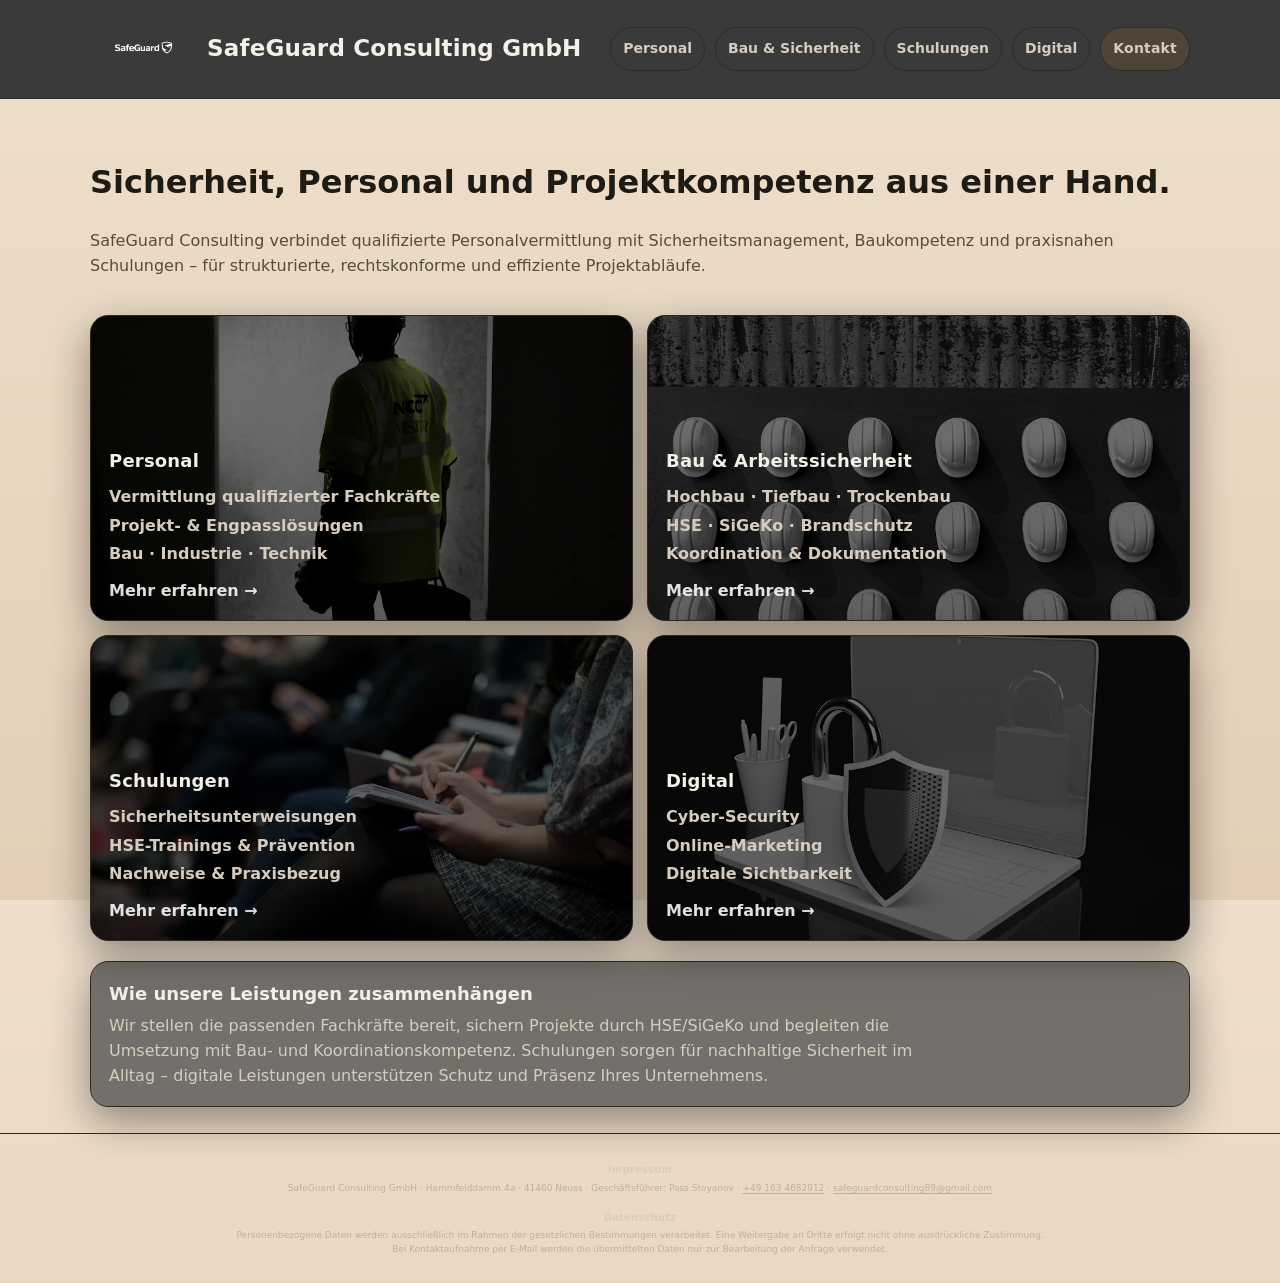
<file: index.html>
<!doctype html>
<html lang="de">
<head>
  <meta charset="utf-8" />
  <meta name="viewport" content="width=device-width, initial-scale=1" />
  <title>SafeGuard Consulting – Neuss</title>
  <link rel="stylesheet" href="styles.css" />
  <meta name="theme-color" content="#1C1F24" />
</head>

<body>
  <header class="header">
    <div class="container header__inner">
      <a class="brand" href="index.html" aria-label="Zur Startseite">
        <img src="logo.png" alt="SafeGuard Logo">
        <div class="brand__name">SafeGuard Consulting GmbH</div>
      </a>

      <nav class="nav" aria-label="Navigation">
        <a href="personal.html">Personal</a>
        <a href="bau-sicherheit.html">Bau & Sicherheit</a>
        <a href="schulungen.html">Schulungen</a>
        <a href="digital.html">Digital</a>
        <a class="btn btn--accent" href="mailto:safeguardconsulting89@gmail.com">Kontakt</a>
      </nav>
    </div>
  </header>

  <main class="page">
    <div class="container">
      <div class="page__top">
        <div>
          <h1 class="h1">Sicherheit, Personal und Projektkompetenz aus einer Hand.</h1>
          <p class="lead">
            SafeGuard Consulting verbindet qualifizierte Personalvermittlung mit Sicherheitsmanagement, Baukompetenz und praxisnahen Schulungen – für strukturierte, rechtskonforme und effiziente Projektabläufe.
          </p>
        </div>
      </div>

      <section class="grid" aria-label="Leistungsbereiche">
        <a class="tile" href="personal.html" aria-label="Zur Seite Personal">
          <img class="tile__img" src="personal.png" alt="">
          <div class="tile__overlay"></div>
          <div class="tile__content">
            <h2 class="tile__title">Personal</h2>
            <ul class="tile__list">
              <li>Vermittlung qualifizierter Fachkräfte</li>
              <li>Projekt- & Engpasslösungen</li>
              <li>Bau · Industrie · Technik</li>
            </ul>
            <div class="tile__cta">Mehr erfahren →</div>
          </div>
        </a>

        <a class="tile" href="bau-sicherheit.html" aria-label="Zur Seite Bau und Sicherheit">
          <img class="tile__img" src="safety.png" alt="">
          <div class="tile__overlay"></div>
          <div class="tile__content">
            <h2 class="tile__title">Bau & Arbeitssicherheit</h2>
            <ul class="tile__list">
              <li>Hochbau · Tiefbau · Trockenbau</li>
              <li>HSE · SiGeKo · Brandschutz</li>
              <li>Koordination & Dokumentation</li>
            </ul>
            <div class="tile__cta">Mehr erfahren →</div>
          </div>
        </a>

        <a class="tile" href="schulungen.html" aria-label="Zur Seite Schulungen">
          <img class="tile__img" src="school.png" alt="">
          <div class="tile__overlay"></div>
          <div class="tile__content">
            <h2 class="tile__title">Schulungen</h2>
            <ul class="tile__list">
              <li>Sicherheitsunterweisungen</li>
              <li>HSE-Trainings & Prävention</li>
              <li>Nachweise & Praxisbezug</li>
            </ul>
            <div class="tile__cta">Mehr erfahren →</div>
          </div>
        </a>

        <a class="tile" href="digital.html" aria-label="Zur Seite Digital">
          <img class="tile__img" src="cyber.png" alt="">
          <div class="tile__overlay"></div>
          <div class="tile__content">
            <h2 class="tile__title">Digital</h2>
            <ul class="tile__list">
              <li>Cyber-Security</li>
              <li>Online-Marketing</li>
              <li>Digitale Sichtbarkeit</li>
            </ul>
            <div class="tile__cta">Mehr erfahren →</div>
          </div>
        </a>
      </section>

      <section class="callout" aria-label="Wie wir arbeiten">
        <h3 class="callout__title">Wie unsere Leistungen zusammenhängen</h3>
        <p class="callout__text">
          Wir stellen die passenden Fachkräfte bereit, sichern Projekte durch HSE/SiGeKo und begleiten die Umsetzung mit Bau- und Koordinationskompetenz.
          Schulungen sorgen für nachhaltige Sicherheit im Alltag – digitale Leistungen unterstützen Schutz und Präsenz Ihres Unternehmens.
        </p>
      </section>
    </div>
  </main>

  <footer class="footer">
  <div class="container footer-legal">
    <div class="title">Impressum</div>
    SafeGuard Consulting GmbH · Hammfelddamm 4a · 41460 Neuss ·
    Geschäftsführer: Pass Stoyanov ·
    <a href="tel:+491634682912">+49 163 4682912</a> ·
    <a href="mailto:safeguardconsulting89@gmail.com">safeguardconsulting89@gmail.com</a>

    <div class="title" style="margin-top:14px;">Datenschutz</div>
    Personenbezogene Daten werden ausschließlich im Rahmen der gesetzlichen Bestimmungen verarbeitet.
    Eine Weitergabe an Dritte erfolgt nicht ohne ausdrückliche Zustimmung.
    Bei Kontaktaufnahme per E-Mail werden die übermittelten Daten nur zur Bearbeitung der Anfrage verwendet.
  </div>
</footer>


</body>
</html>
</file>
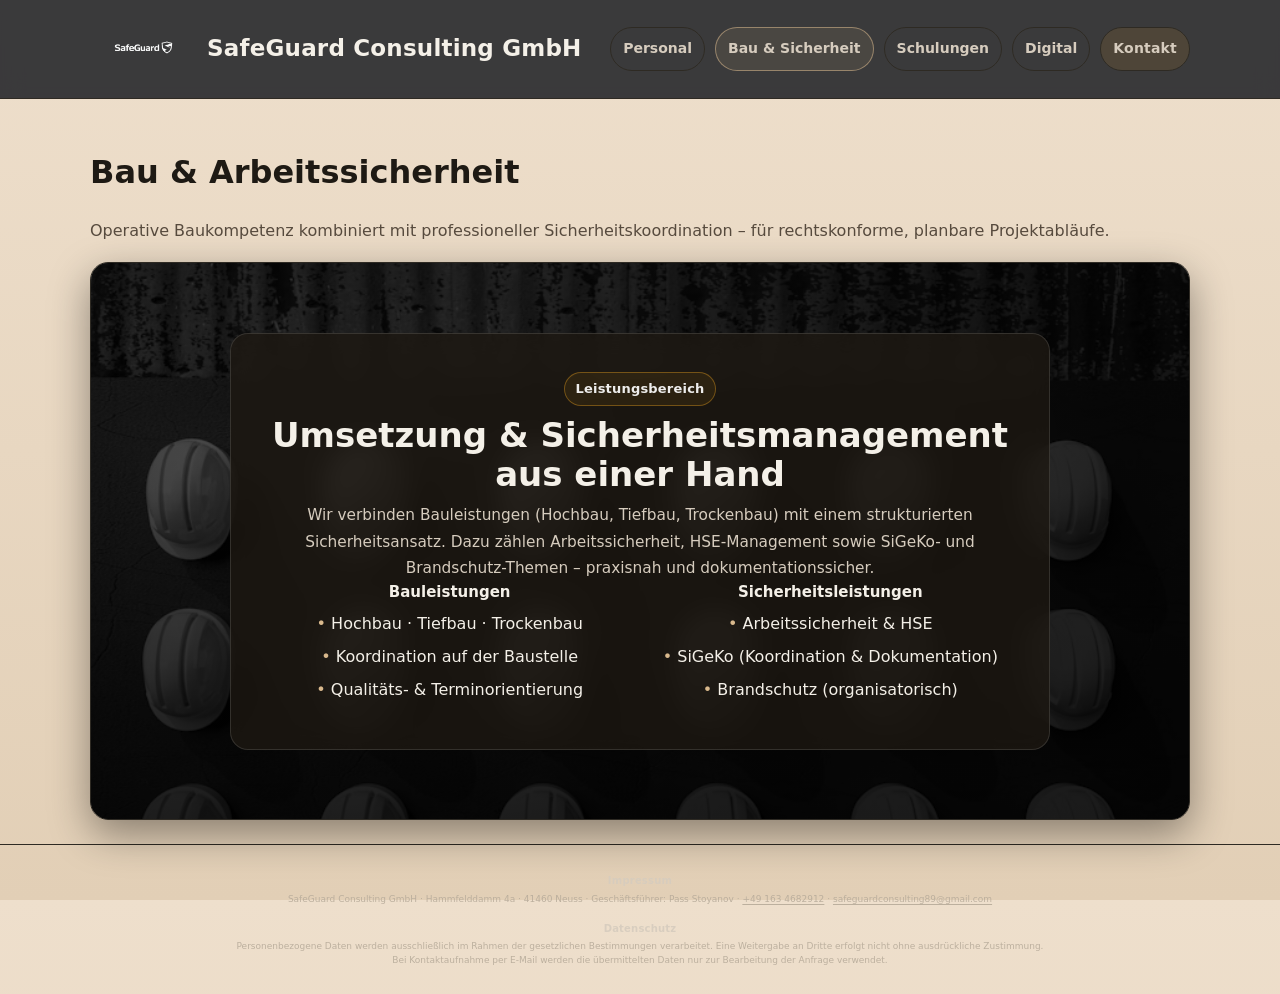
<file: bau-sicherheit.html>
<!doctype html>
<html lang="de">
<head>
  <meta charset="utf-8" />
  <meta name="viewport" content="width=device-width, initial-scale=1" />
  <title>Bau & Sicherheit – SafeGuard Consulting</title>
  <link rel="stylesheet" href="styles.css" />
  <meta name="theme-color" content="#1C1F24" />
</head>

<body>
  <header class="header">
    <div class="container header__inner">
      <a class="brand" href="index.html" aria-label="Zur Startseite">
        <img src="logo.png" alt="SafeGuard Logo">
        <div class="brand__name">SafeGuard Consulting GmbH</div>
      </a>

      <nav class="nav" aria-label="Navigation">
        <a href="personal.html">Personal</a>
        <a class="is-active" href="bau-sicherheit.html">Bau & Sicherheit</a>
        <a href="schulungen.html">Schulungen</a>
        <a href="digital.html">Digital</a>
        <a class="btn btn--accent" href="mailto:safeguardconsulting89@gmail.com">Kontakt</a>
      </nav>
    </div>
  </header>

  <main class="page">
    <div class="container">
      <h1 class="h1">Bau & Arbeitssicherheit</h1>
      <p class="lead">
        Operative Baukompetenz kombiniert mit professioneller Sicherheitskoordination – für rechtskonforme, planbare Projektabläufe.
      </p>

      <section class="hero" aria-label="Bau und Sicherheit Hero">
        <img class="hero__bg" src="safety.png" alt="">
        <div class="hero__shade"></div>

        <div class="hero__box">
          <div class="hero__kicker">Leistungsbereich</div>
          <h2 class="hero__h2">Umsetzung & Sicherheitsmanagement aus einer Hand</h2>
          <p class="hero__p">
            Wir verbinden Bauleistungen (Hochbau, Tiefbau, Trockenbau) mit einem strukturierten Sicherheitsansatz.
            Dazu zählen Arbeitssicherheit, HSE-Management sowie SiGeKo- und Brandschutz-Themen – praxisnah und dokumentationssicher.
          </p>

          <div class="hero__cols">
            <div class="hero__card">
              <h3>Bauleistungen</h3>
              <ul>
                <li>Hochbau · Tiefbau · Trockenbau</li>
                <li>Koordination auf der Baustelle</li>
                <li>Qualitäts- & Terminorientierung</li>
              </ul>
            </div>

            <div class="hero__card">
              <h3>Sicherheitsleistungen</h3>
              <ul>
                <li>Arbeitssicherheit & HSE</li>
                <li>SiGeKo (Koordination & Dokumentation)</li>
                <li>Brandschutz (organisatorisch)</li>
              </ul>
            </div>
          </div>
        </div>
      </section>
    </div>
  </main>

  <footer class="footer">
  <div class="container footer-legal">

    <div class="title">Impressum</div>
    SafeGuard Consulting GmbH · Hammfelddamm 4a · 41460 Neuss ·
    Geschäftsführer: Pass Stoyanov ·
    <a href="tel:+491634682912">+49 163 4682912</a> ·
    <a href="mailto:safeguardconsulting89@gmail.com">
      safeguardconsulting89@gmail.com
    </a>

    <div class="title" style="margin-top:14px;">Datenschutz</div>
    Personenbezogene Daten werden ausschließlich im Rahmen der gesetzlichen
    Bestimmungen verarbeitet. Eine Weitergabe an Dritte erfolgt nicht ohne
    ausdrückliche Zustimmung. Bei Kontaktaufnahme per E-Mail werden die
    übermittelten Daten nur zur Bearbeitung der Anfrage verwendet.

  </div>
</footer>
</body>
</html>
</file>
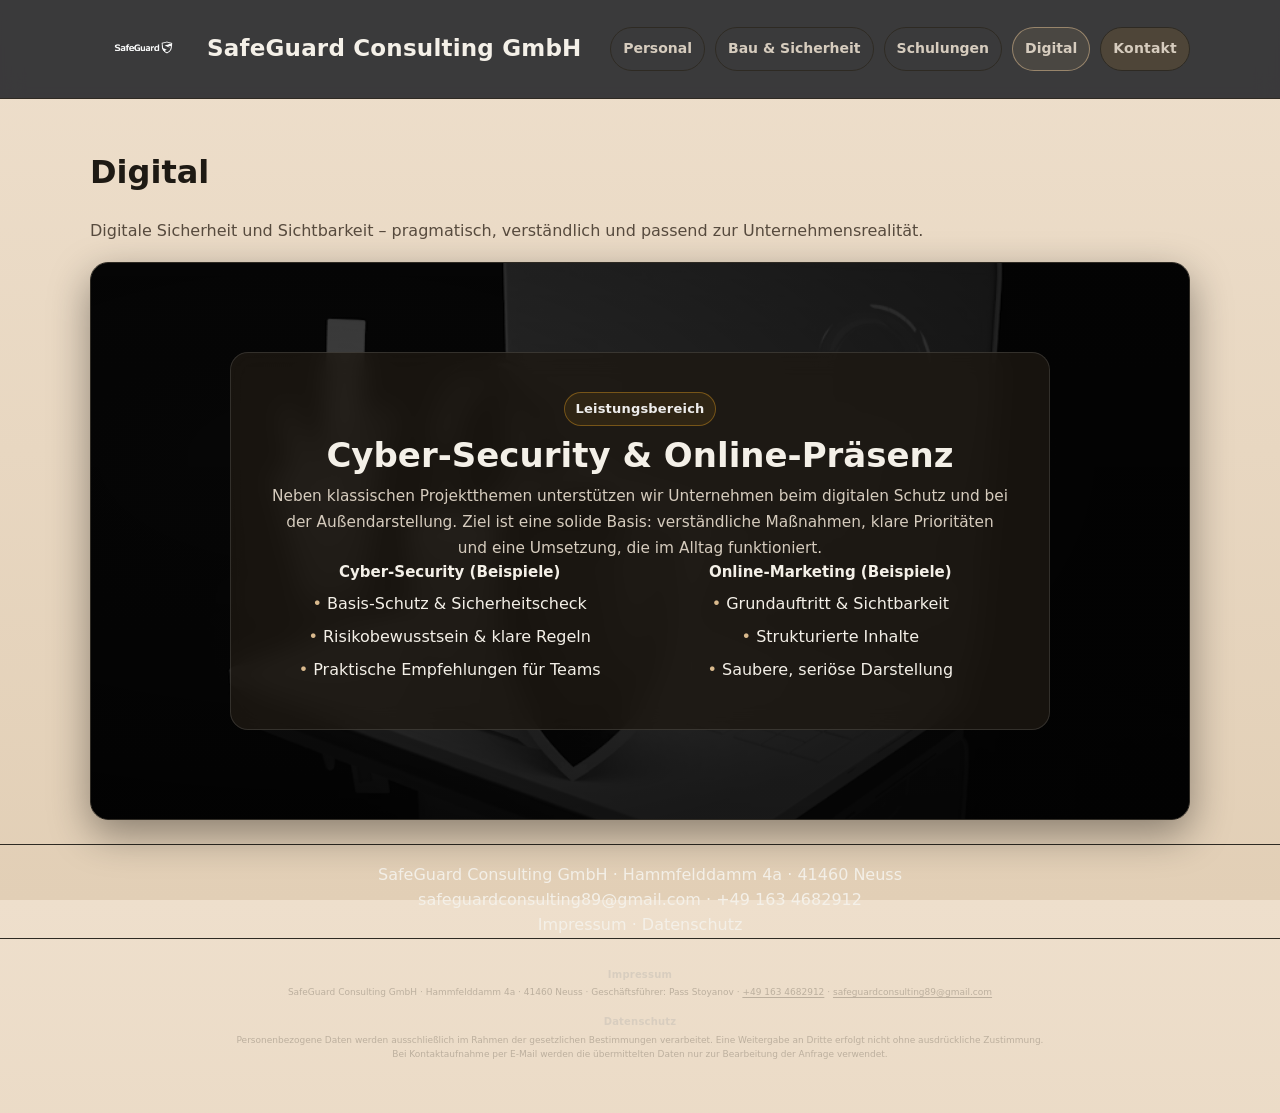
<file: digital.html>
<!doctype html>
<html lang="de">
<head>
  <meta charset="utf-8" />
  <meta name="viewport" content="width=device-width, initial-scale=1" />
  <title>Digital – SafeGuard Consulting</title>
  <link rel="stylesheet" href="styles.css" />
  <meta name="theme-color" content="#1C1F24" />
</head>

<body>
  <header class="header">
    <div class="container header__inner">
      <a class="brand" href="index.html" aria-label="Zur Startseite">
        <img src="logo.png" alt="SafeGuard Logo">
        <div class="brand__name">SafeGuard Consulting GmbH</div>
      </a>

      <nav class="nav" aria-label="Navigation">
        <a href="personal.html">Personal</a>
        <a href="bau-sicherheit.html">Bau & Sicherheit</a>
        <a href="schulungen.html">Schulungen</a>
        <a class="is-active" href="digital.html">Digital</a>
        <a class="btn btn--accent" href="mailto:safeguardconsulting89@gmail.com">Kontakt</a>
      </nav>
    </div>
  </header>

  <main class="page">
    <div class="container">
      <h1 class="h1">Digital</h1>
      <p class="lead">
        Digitale Sicherheit und Sichtbarkeit – pragmatisch, verständlich und passend zur Unternehmensrealität.
      </p>

      <section class="hero" aria-label="Digital Hero">
        <img class="hero__bg" src="cyber.png" alt="">
        <div class="hero__shade"></div>

        <div class="hero__box">
          <div class="hero__kicker">Leistungsbereich</div>
          <h2 class="hero__h2">Cyber-Security & Online-Präsenz</h2>
          <p class="hero__p">
            Neben klassischen Projektthemen unterstützen wir Unternehmen beim digitalen Schutz und bei der Außendarstellung.
            Ziel ist eine solide Basis: verständliche Maßnahmen, klare Prioritäten und eine Umsetzung, die im Alltag funktioniert.
          </p>

          <div class="hero__cols">
            <div class="hero__card">
              <h3>Cyber-Security (Beispiele)</h3>
              <ul>
                <li>Basis-Schutz & Sicherheitscheck</li>
                <li>Risikobewusstsein & klare Regeln</li>
                <li>Praktische Empfehlungen für Teams</li>
              </ul>
            </div>

            <div class="hero__card">
              <h3>Online-Marketing (Beispiele)</h3>
              <ul>
                <li>Grundauftritt & Sichtbarkeit</li>
                <li>Strukturierte Inhalte</li>
                <li>Saubere, seriöse Darstellung</li>
              </ul>
            </div>
          </div>
        </div>
      </section>
    </div>
  </main>

  <footer class="footer">
    <div class="container">
      <div>SafeGuard Consulting GmbH · Hammfelddamm 4a · 41460 Neuss</div>
      <div>
        <a href="mailto:safeguardconsulting89@gmail.com">safeguardconsulting89@gmail.com</a>
        · <span>+49 163 4682912</span>
      </div>
      <div class="footer__small">
        <a href="#impressum">Impressum</a> · <a href="#datenschutz">Datenschutz</a>
      </div>
    </div>
  <footer class="footer">
  <div class="container footer-legal">

    <div class="title">Impressum</div>
    SafeGuard Consulting GmbH · Hammfelddamm 4a · 41460 Neuss ·
    Geschäftsführer: Pass Stoyanov ·
    <a href="tel:+491634682912">+49 163 4682912</a> ·
    <a href="mailto:safeguardconsulting89@gmail.com">
      safeguardconsulting89@gmail.com
    </a>

    <div class="title" style="margin-top:14px;">Datenschutz</div>
    Personenbezogene Daten werden ausschließlich im Rahmen der gesetzlichen
    Bestimmungen verarbeitet. Eine Weitergabe an Dritte erfolgt nicht ohne
    ausdrückliche Zustimmung. Bei Kontaktaufnahme per E-Mail werden die
    übermittelten Daten nur zur Bearbeitung der Anfrage verwendet.

  </div>
</footer>
</body>
</html>
</file>
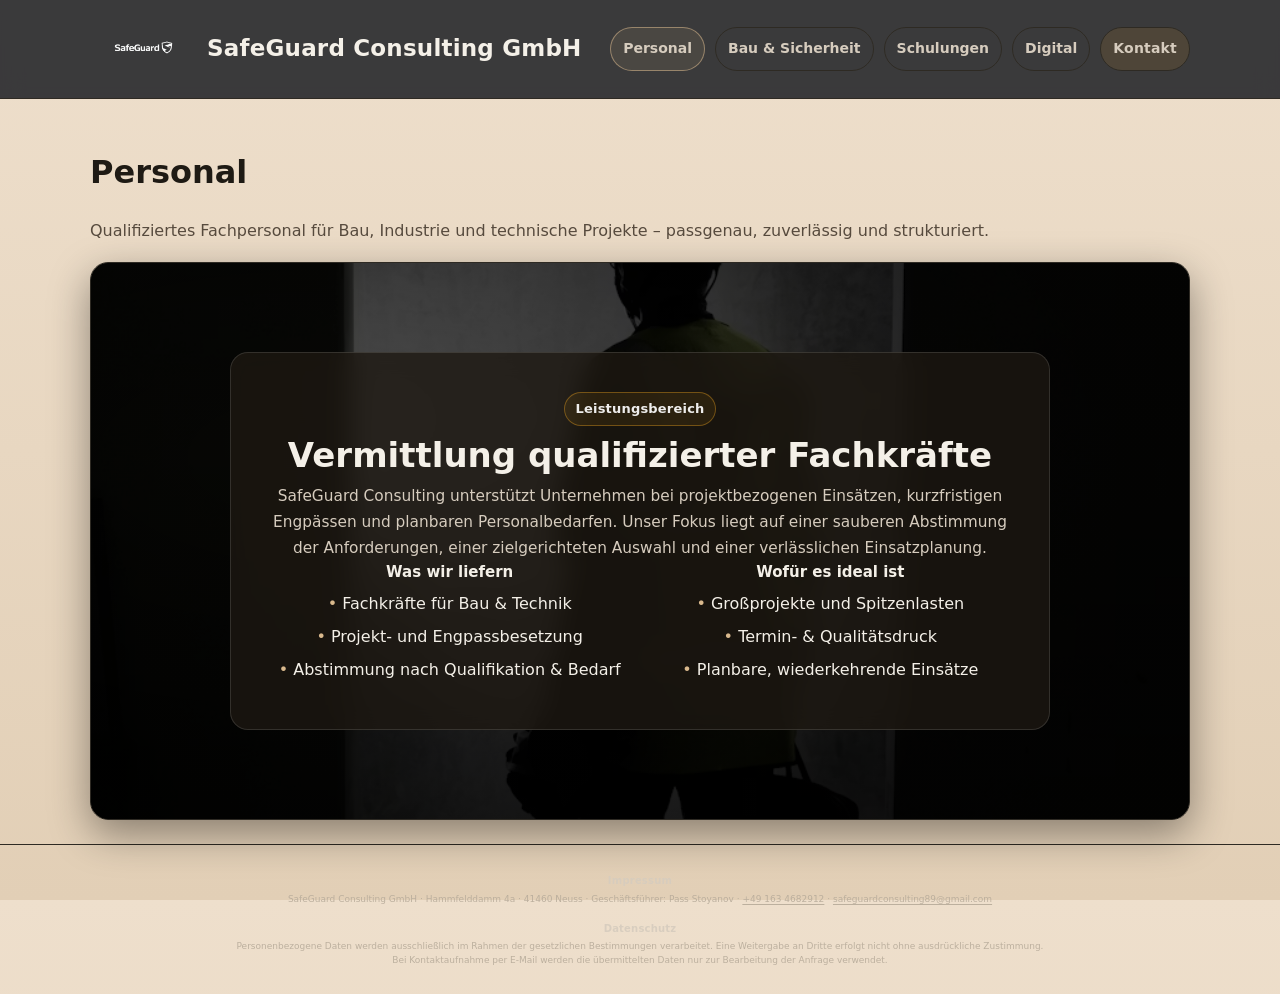
<file: personal.html>
<!doctype html>
<html lang="de">
<head>
  <meta charset="utf-8" />
  <meta name="viewport" content="width=device-width, initial-scale=1" />
  <title>Personal – SafeGuard Consulting</title>
  <link rel="stylesheet" href="styles.css" />
  <meta name="theme-color" content="#1C1F24" />
</head>

<body>
  <header class="header">
    <div class="container header__inner">
      <a class="brand" href="index.html" aria-label="Zur Startseite">
        <img src="logo.png" alt="SafeGuard Logo">
        <div class="brand__name">SafeGuard Consulting GmbH</div>
      </a>

      <nav class="nav" aria-label="Navigation">
        <a class="is-active" href="personal.html">Personal</a>
        <a href="bau-sicherheit.html">Bau & Sicherheit</a>
        <a href="schulungen.html">Schulungen</a>
        <a href="digital.html">Digital</a>
        <a class="btn btn--accent" href="mailto:safeguardconsulting89@gmail.com">Kontakt</a>
      </nav>
    </div>
  </header>

  <main class="page">
    <div class="container">
      <h1 class="h1">Personal</h1>
      <p class="lead">
        Qualifiziertes Fachpersonal für Bau, Industrie und technische Projekte – passgenau, zuverlässig und strukturiert.
      </p>

      <section class="hero" aria-label="Personal Hero">
        <img class="hero__bg" src="personal.png" alt="">
        <div class="hero__shade"></div>

        <div class="hero__box">
          <div class="hero__kicker">Leistungsbereich</div>
          <h2 class="hero__h2">Vermittlung qualifizierter Fachkräfte</h2>
          <p class="hero__p">
            SafeGuard Consulting unterstützt Unternehmen bei projektbezogenen Einsätzen, kurzfristigen Engpässen
            und planbaren Personalbedarfen. Unser Fokus liegt auf einer sauberen Abstimmung der Anforderungen,
            einer zielgerichteten Auswahl und einer verlässlichen Einsatzplanung.
          </p>

          <div class="hero__cols">
            <div class="hero__card">
              <h3>Was wir liefern</h3>
              <ul>
                <li>Fachkräfte für Bau & Technik</li>
                <li>Projekt- und Engpassbesetzung</li>
                <li>Abstimmung nach Qualifikation & Bedarf</li>
              </ul>
            </div>

            <div class="hero__card">
              <h3>Wofür es ideal ist</h3>
              <ul>
                <li>Großprojekte und Spitzenlasten</li>
                <li>Termin- & Qualitätsdruck</li>
                <li>Planbare, wiederkehrende Einsätze</li>
              </ul>
            </div>
          </div>
        </div>
      </section>
    </div>
  </main>

 <footer class="footer">
  <div class="container footer-legal">

    <div class="title">Impressum</div>
    SafeGuard Consulting GmbH · Hammfelddamm 4a · 41460 Neuss ·
    Geschäftsführer: Pass Stoyanov ·
    <a href="tel:+491634682912">+49 163 4682912</a> ·
    <a href="mailto:safeguardconsulting89@gmail.com">
      safeguardconsulting89@gmail.com
    </a>

    <div class="title" style="margin-top:14px;">Datenschutz</div>
    Personenbezogene Daten werden ausschließlich im Rahmen der gesetzlichen
    Bestimmungen verarbeitet. Eine Weitergabe an Dritte erfolgt nicht ohne
    ausdrückliche Zustimmung. Bei Kontaktaufnahme per E-Mail werden die
    übermittelten Daten nur zur Bearbeitung der Anfrage verwendet.

  </div>
</footer>
</body>
</html>
</file>
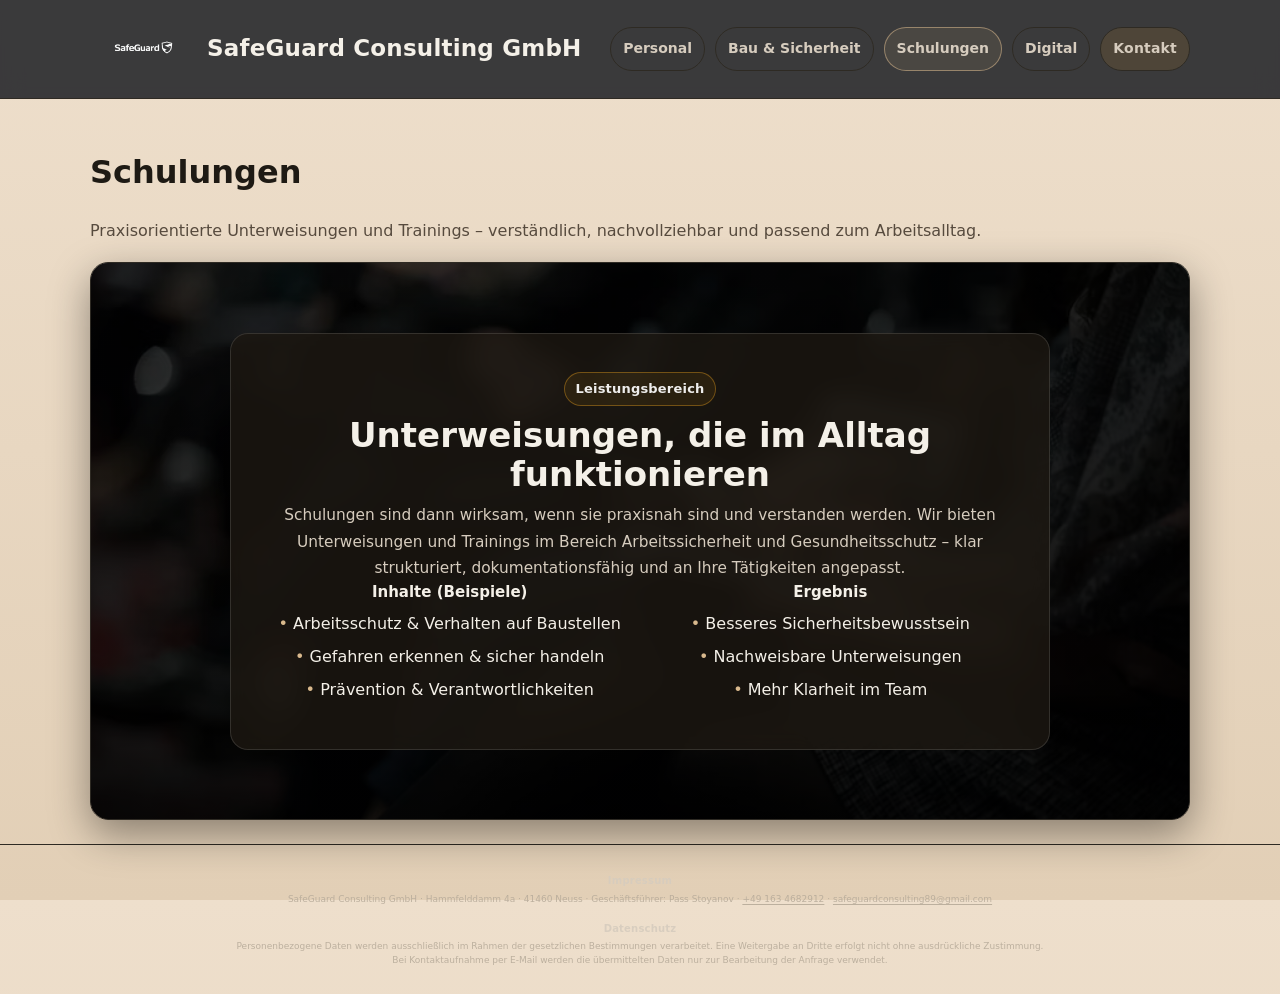
<file: schulungen.html>
<!doctype html>
<html lang="de">
<head>
  <meta charset="utf-8" />
  <meta name="viewport" content="width=device-width, initial-scale=1" />
  <title>Schulungen – SafeGuard Consulting</title>
  <link rel="stylesheet" href="styles.css" />
  <meta name="theme-color" content="#1C1F24" />
</head>

<body>
  <header class="header">
    <div class="container header__inner">
      <a class="brand" href="index.html" aria-label="Zur Startseite">
        <img src="logo.png" alt="SafeGuard Logo">
        <div class="brand__name">SafeGuard Consulting GmbH</div>
      </a>

      <nav class="nav" aria-label="Navigation">
        <a href="personal.html">Personal</a>
        <a href="bau-sicherheit.html">Bau & Sicherheit</a>
        <a class="is-active" href="schulungen.html">Schulungen</a>
        <a href="digital.html">Digital</a>
        <a class="btn btn--accent" href="mailto:safeguardconsulting89@gmail.com">Kontakt</a>
      </nav>
    </div>
  </header>

  <main class="page">
    <div class="container">
      <h1 class="h1">Schulungen</h1>
      <p class="lead">
        Praxisorientierte Unterweisungen und Trainings – verständlich, nachvollziehbar und passend zum Arbeitsalltag.
      </p>

      <section class="hero" aria-label="Schulungen Hero">
        <img class="hero__bg" src="school.png" alt="">
        <div class="hero__shade"></div>

        <div class="hero__box">
          <div class="hero__kicker">Leistungsbereich</div>
          <h2 class="hero__h2">Unterweisungen, die im Alltag funktionieren</h2>
          <p class="hero__p">
            Schulungen sind dann wirksam, wenn sie praxisnah sind und verstanden werden.
            Wir bieten Unterweisungen und Trainings im Bereich Arbeitssicherheit und Gesundheitsschutz –
            klar strukturiert, dokumentationsfähig und an Ihre Tätigkeiten angepasst.
          </p>

          <div class="hero__cols">
            <div class="hero__card">
              <h3>Inhalte (Beispiele)</h3>
              <ul>
                <li>Arbeitsschutz & Verhalten auf Baustellen</li>
                <li>Gefahren erkennen & sicher handeln</li>
                <li>Prävention & Verantwortlichkeiten</li>
              </ul>
            </div>

            <div class="hero__card">
              <h3>Ergebnis</h3>
              <ul>
                <li>Besseres Sicherheitsbewusstsein</li>
                <li>Nachweisbare Unterweisungen</li>
                <li>Mehr Klarheit im Team</li>
              </ul>
            </div>
          </div>
        </div>
      </section>
    </div>
  </main>
<footer class="footer">
  <div class="container footer-legal">

    <div class="title">Impressum</div>
    SafeGuard Consulting GmbH · Hammfelddamm 4a · 41460 Neuss ·
    Geschäftsführer: Pass Stoyanov ·
    <a href="tel:+491634682912">+49 163 4682912</a> ·
    <a href="mailto:safeguardconsulting89@gmail.com">
      safeguardconsulting89@gmail.com
    </a>

    <div class="title" style="margin-top:14px;">Datenschutz</div>
    Personenbezogene Daten werden ausschließlich im Rahmen der gesetzlichen
    Bestimmungen verarbeitet. Eine Weitergabe an Dritte erfolgt nicht ohne
    ausdrückliche Zustimmung. Bei Kontaktaufnahme per E-Mail werden die
    übermittelten Daten nur zur Bearbeitung der Anfrage verwendet.

  </div>
</footer>

</body>
</html>
</file>
<file: styles.css>
:root{
  /* Holz / Sand Theme */
  --bg:#171512;          /* warmes fast-schwarz */
  --panel:#211E19;       /* dunkles Holzbraun */
  --panel2:#1B1814;      /* noch dunkler */
  --line:#2E2A23;        /* warme Linie */
  --text:#F4F0E8;        /* warmes Off-White */
  --muted:#D6CCBE;       /* sandig */
  --muted2:#B7AB9A;      /* dunkler sand */
  --accent:#D9B98D;      /* Sand/Beige Akzent */
  --radius:18px;
  --shadow: 0 14px 40px rgba(0,0,0,.40);
}

*{box-sizing:border-box}
html,body{height:100%}
body{
  margin:0;
  font-family: Inter, system-ui, -apple-system, Segoe UI, Roboto, Arial, sans-serif;
  background: linear-gradient(180deg, #EEDFCC 0%, #E2CFB6 100%);
  color: var(--text);
  line-height:1.55;
  overflow-x: hidden; /* verhindert ungewolltes horizontales Scrollen */
}

a{color:inherit;text-decoration:none}
img{max-width:100%;display:block}

.container{width:min(1100px,92vw);margin:0 auto}

/* Header */
.header{
  position:sticky; top:0; z-index:50;
  background: rgba(28,31,36,.86);
  backdrop-filter: blur(10px);
  border-bottom: 1px solid var(--line);
}

.header__inner{
  display:flex;
  align-items:center;
  justify-content:space-between;
  padding: 14px 0;
  gap: 14px;
}

.brand{
  display:flex;
  align-items:center;
  gap:12px;
  min-width: 220px;
}

.brand img{
  height:70px; /* WAR 150px -> killt Mobile */
  width:auto;
}

.brand__name{
  font-weight:850;
  letter-spacing:.2px;
  font-size:23px;
  color:var(--text);
}

/* Navigation */
.nav{
  display:flex;
  flex-wrap:wrap;
  gap:10px;
  justify-content:flex-end;
}

.nav a{
  padding:10px 12px;
  border: 1px solid var(--line);
  border-radius: 999px;
  color: var(--muted);
  font-weight: 650;
  font-size: 14px;
  transition: transform .15s ease, border-color .15s ease, color .15s ease, background .15s ease;
}

.nav a:hover{
  transform: translateY(-1px);
  border-color: #3A414B;
  color: var(--text);
}

.nav a.is-active{
  border-color: rgba(217,185,141,.55);
  background: rgba(217,185,141,.10);
}

/* Buttons */
.btn{
  display:inline-flex;
  align-items:center;
  justify-content:center;
  padding: 12px 14px;
  border-radius: 12px;
  border: 1px solid var(--line);
  background: transparent;
  color: var(--text);
  font-weight: 750;
  letter-spacing:.2px;
  transition:.15s ease;
}

.btn:hover{transform: translateY(-1px); border-color:#3A414B}

.btn--accent{
  border-color: rgba(255,176,32,.45);
  background: rgba(255,176,32,.10);
}

/* Page intro */
.page{ padding: 28px 0 0; }

.page__top{
  display:flex;
  align-items:flex-end;
  justify-content:space-between;
  gap:16px;
  margin: 10px 0 20px;
}

/* Headline/Lead auf Sand-Hintergrund lesbar machen */
.h1{ color:#1E1A14; }
.lead{
  color:#4B3F33;
  opacity: 0.92;
}

/* Index grid */
.grid{
  display:grid;
  grid-template-columns: 1fr 1fr;
  gap: 14px;
  margin: 18px 0 20px;
}

.tile{
  position:relative;
  border-radius: var(--radius);
  overflow:hidden;
  min-height: clamp(190px, 34vh, 320px);
  border: 1px solid var(--line);
  box-shadow: var(--shadow);
  background: var(--panel2);
  cursor:pointer;
  transform: translateZ(0);
  transition: transform .18s ease, border-color .18s ease;
}

.tile:hover{transform: translateY(-2px); border-color:#3A414B}

.tile__img{
  position:absolute; inset:0;
  width:100%; height:100%;
  object-fit:cover;
  filter: saturate(1.05) contrast(1.02);
  transform: scale(1.03);
}

.tile__overlay{
  position:absolute; inset:0;
  background: linear-gradient(180deg, rgba(0,0,0,.55), rgba(0,0,0,.62));
}

.tile__content{
  position:relative;
  height:100%;
  padding: 18px 18px 16px;
  display:flex;
  flex-direction:column;
  justify-content:flex-end;
  gap:10px;
}

.tile__title{
  margin:0;
  font-size: 18px;
  letter-spacing:.2px;
}

.tile__list{
  margin:0;
  padding:0;
  list-style:none;
  color: var(--muted);
  font-weight: 600;
  display:grid;
  gap:4px;
}

.tile__cta{
  display:inline-flex;
  gap:8px;
  align-items:center;
  color: rgba(255,255,255,.92);
  font-weight: 750;
  opacity:.95;
  margin-top: 2px;
}

/* Callout below grid */
.callout{
  border: 1px solid var(--line);
  border-radius: var(--radius);
  background: rgba(35,40,48,.6);
  box-shadow: var(--shadow);
  padding: 18px;
  margin: 18px 0 26px;
}

.callout__title{margin:0 0 6px; font-size:18px}
.callout__text{margin:0; color:var(--muted); max-width: 80ch}

/* Subpages hero */
.hero{
  position:relative;
  border-radius: var(--radius);
  overflow:hidden;
  border: 1px solid var(--line);
  box-shadow: var(--shadow);
  min-height: clamp(320px, 62vh, 640px);
  margin: 18px 0 24px;
  padding-top: 0; /* WAR 90px -> sorgt oft für komische Abstände */
  display:flex;
  align-items:center;
  justify-content:center;
}

.hero__bg{
  position:absolute; inset:0;
  width:100%; height:100%;
  object-fit:cover;
  transform: scale(1.02);
}

.hero__shade{
  position:absolute; inset:0;
  background:
    radial-gradient(800px 400px at 20% 35%, rgba(0,0,0,.25), rgba(0,0,0,.65)),
    linear-gradient(180deg, rgba(0,0,0,.55), rgba(0,0,0,.70));
}

.hero__box{
  position:relative;
  width: min(820px, 92%);
  padding: clamp(22px, 3vw, 40px);
  border-radius: 18px;
  border: 1px solid rgba(255,255,255,.12);
  background: rgba(30,25,18,.78);
  backdrop-filter: blur(12px);
  text-align:center;
  margin: 0;
}

.hero__kicker{
  display:inline-flex;
  gap:8px;
  align-items:center;
  padding: 6px 10px;
  border-radius: 999px;
  border: 1px solid rgba(255,176,32,.35);
  background: rgba(255,176,32,.08);
  color: rgba(255,255,255,.92);
  font-weight: 800;
  font-size: 13px;
  letter-spacing:.2px;
}

.hero__h2{
  margin: 10px 0 8px;
  font-size: clamp(22px, 2.8vw, 34px);
  line-height:1.15;
}

.hero__p{
  margin:0 auto;
  color: var(--muted);
  max-width: 100%;
  font-size: clamp(15px, 1.2vw, 18px);
  line-height:1.7;
}

.hero__cols{
  display:grid;
  grid-template-columns: 1fr 1fr;
  gap: 20px;
  justify-items:center;
}

.hero__card{
  width:100%;
  max-width:360px;
  text-align:center;
}

.hero__card h3{margin:0 0 6px; font-size:15px}

.hero__card ul{
  list-style:none;
  padding:0;
  margin:0;
}

.hero__card li{ margin:8px 0; }

.hero__card li::before{
  content:"• ";
  color:#D9B98D;
}

/* Footer + Legal sections */
.footer{
  border-top: 1px solid var(--line);
  padding: 18px 0 26px;
  text-align: center;
}

.footer-legal{
  font-size: 9px;
  line-height: 1.55;
  color: var(--muted2);
  opacity: .9;
  max-width: 820px;
  margin: 0 auto;
}

.footer-legal .title{
  font-weight: 800;
  letter-spacing: .02em;
  color: var(--muted);
  margin: 10px 0 4px;
  font-size: 10px;
}

.footer-legal a{
  color: var(--muted2);
  text-decoration: underline;
  text-underline-offset: 2px;
}

/* =========================
   RESPONSIVE – FINAL (kein Scroll-Menü)
   ========================= */

/* Tablet */
@media (max-width: 860px){
  .brand{ min-width: unset; }
  .page__top{ flex-direction:column; align-items:flex-start; }
}

/* Mobile */
@media (max-width: 720px){

  /* Header 2-zeilig: Brand oben, Nav darunter */
  .header__inner{
    flex-direction: column;
    align-items: flex-start;
    justify-content: flex-start;
    padding: 10px 0;
    gap: 8px;
  }

  .brand{
    min-width: 0;
    width: 100%;
    gap: 10px;
  }

  .brand img{
    height: 44px; /* mobile logo */
  }

  .brand__name{
    font-size: 16px;
    line-height: 1.15;
  }

  /* NAV: KEIN scroll — 2 Buttons pro Zeile */
  .nav{
    width: 100%;
    justify-content: flex-start;
    flex-wrap: wrap;
    gap: 8px;
    overflow: visible;
  }

  .nav a{
    flex: 1 1 calc(50% - 8px);
    text-align: center;
    white-space: nowrap;
    padding: 9px 10px;
    font-size: 13px;
  }

  /* Grid auf 1 Spalte */
  .grid{
    grid-template-columns: 1fr;
    gap: 12px;
  }

  /* Hero 1 Spalte */
  .hero__cols{
    grid-template-columns: 1fr;
    gap: 14px;
  }
}

/* Sehr kleine Geräte */
@media (max-width: 380px){
  .nav a{
    flex: 1 1 100%;
  }
}
</file>
